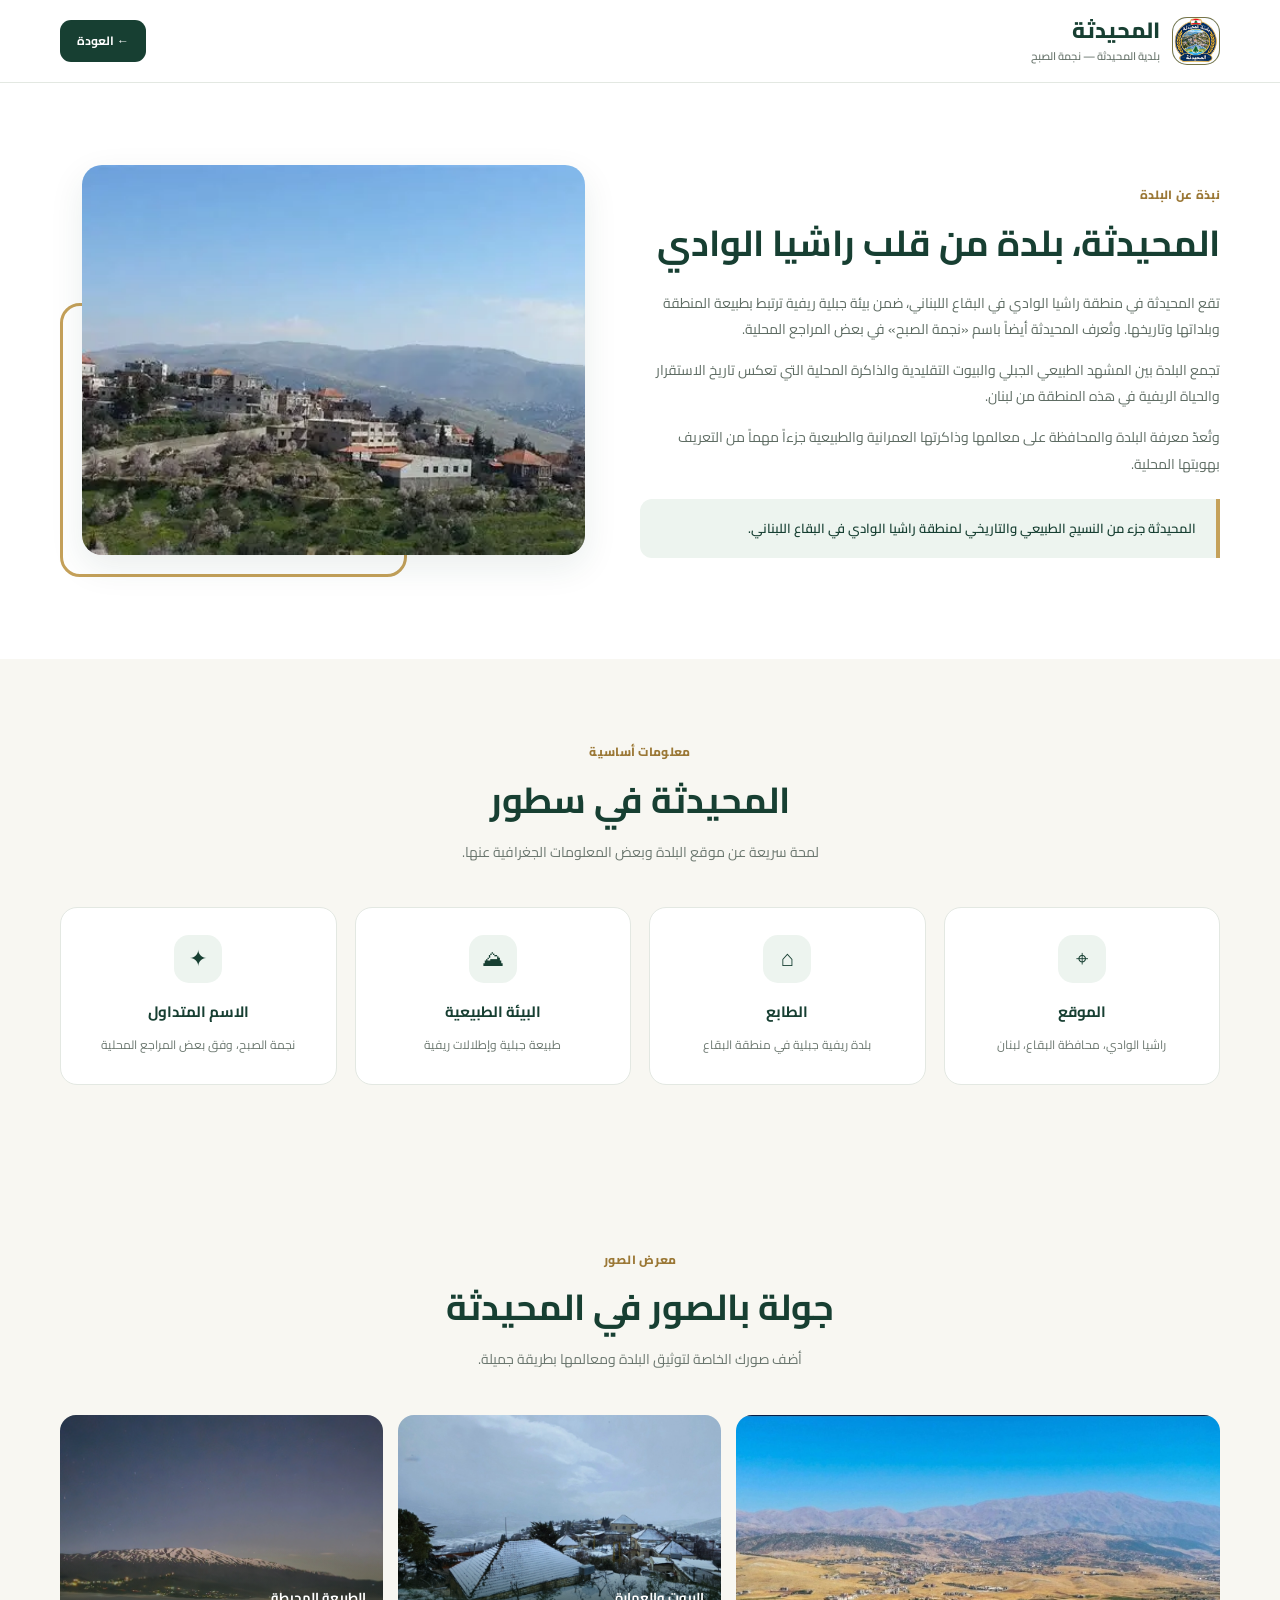
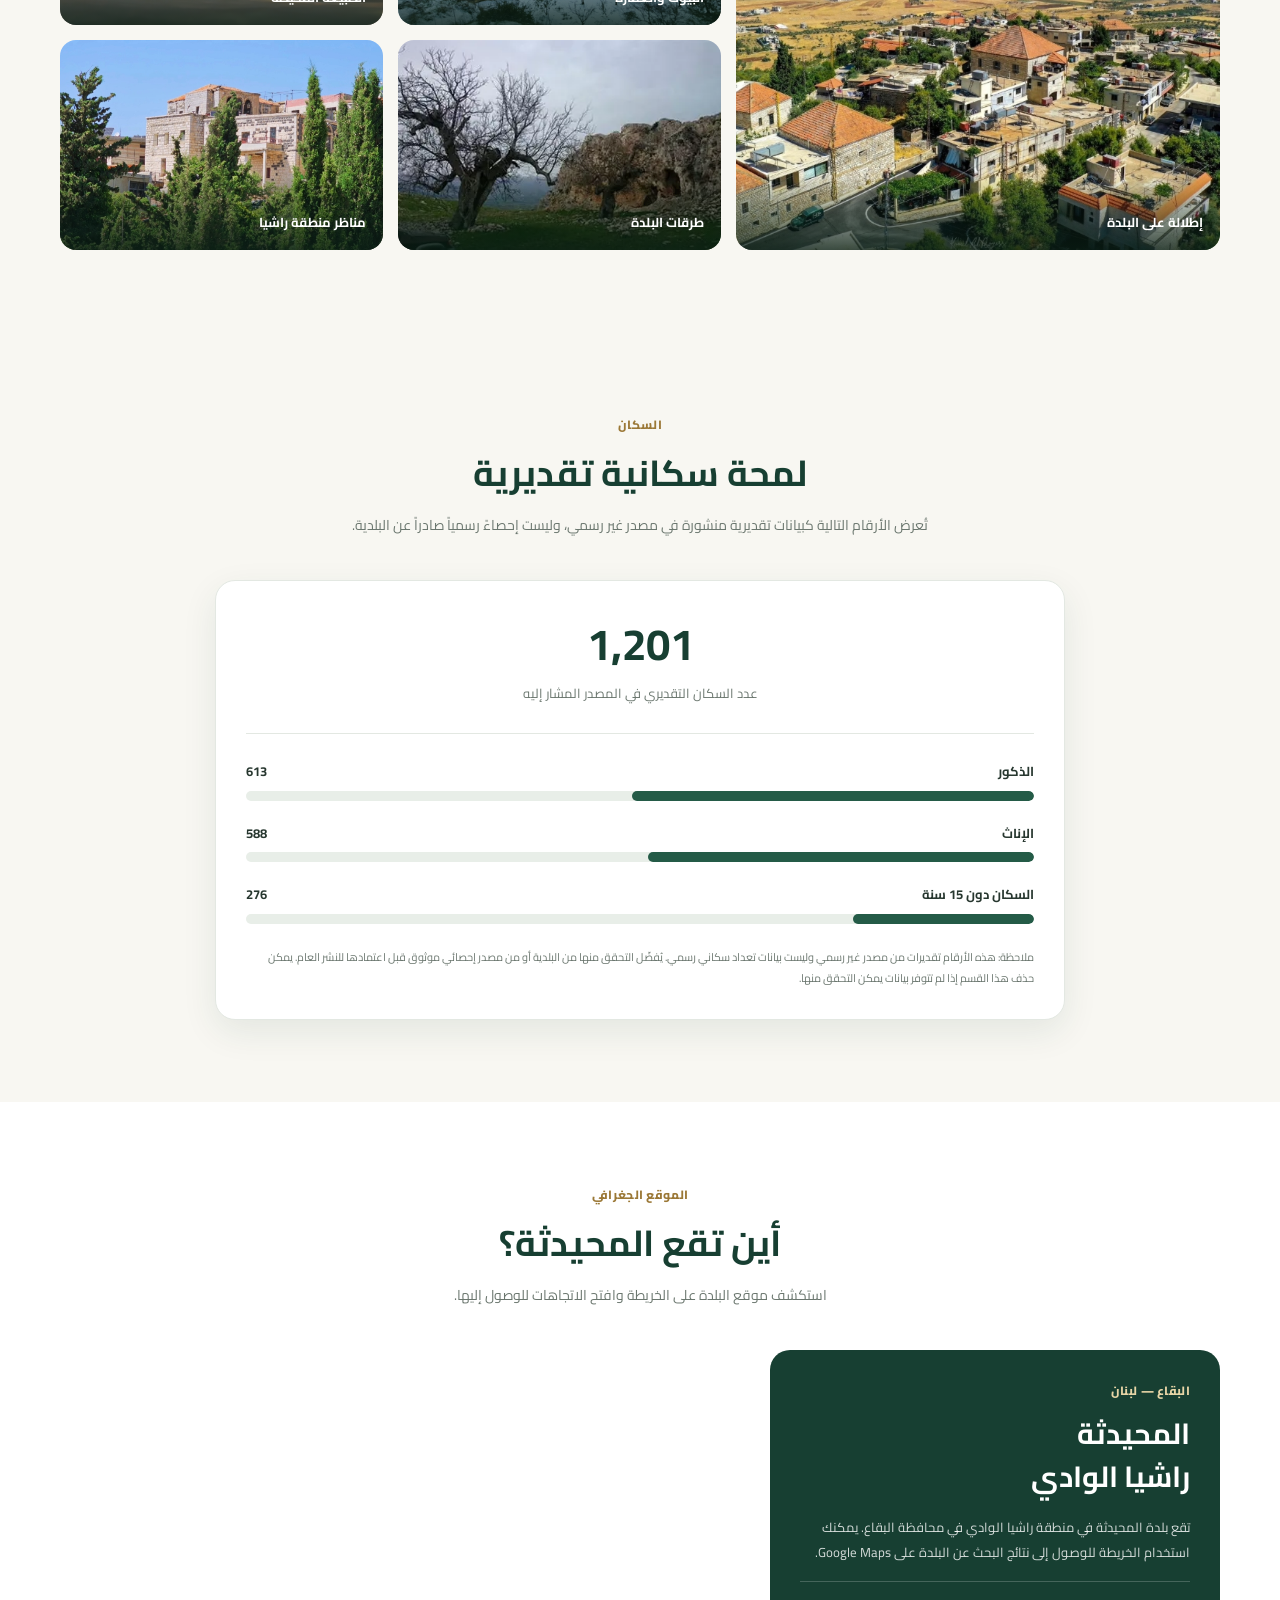
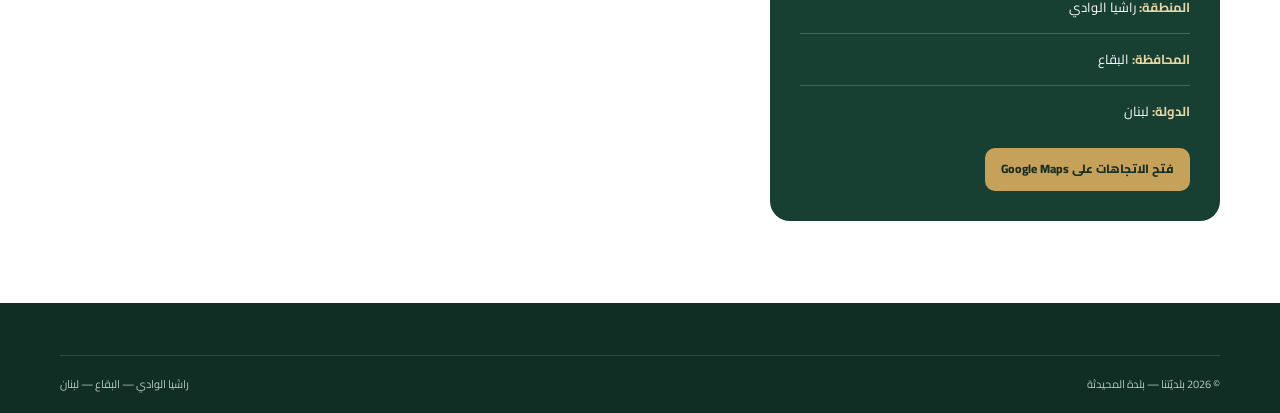
<file: municipality-portal/about.html>
<!DOCTYPE html>
<html lang="ar" dir="rtl">
<head>
  <meta charset="UTF-8">
  <meta name="viewport" content="width=device-width, initial-scale=1.0">
  <meta name="description" content="اكتشف بلدة المحيدثة في راشيا الوادي، البقاع، لبنان، وطبيعتها وتراثها وموقعها الجغرافي.">
  <meta name="theme-color" content="#173f32">

  <title>عن بلدة المحيدثة | بلديّتنا</title>

  <link rel="preconnect" href="https://fonts.googleapis.com">
  <link rel="preconnect" href="https://fonts.gstatic.com" crossorigin>
  <link href="https://fonts.googleapis.com/css2?family=Cairo:wght@400;500;600;700;800&display=swap" rel="stylesheet">

  <style>
    :root {
      --green: #173f32;
      --green-light: #245b47;
      --green-pale: #edf4ef;
      --gold: #c5a15a;
      --gold-light: #e7d5a6;
      --cream: #f8f7f2;
      --white: #ffffff;
      --text: #27372f;
      --muted: #6b776f;
      --border: #e3e8e2;
      --shadow: 0 12px 35px rgba(23, 63, 50, 0.09);
      --radius: 20px;
    }

    * {
      box-sizing: border-box;
      margin: 0;
      padding: 0;
    }

    html {
      scroll-behavior: smooth;
      scroll-padding-top: 90px;
    }

    body {
      font-family: "Cairo", sans-serif;
      background: var(--white);
      color: var(--text);
      line-height: 1.9;
    }

    a {
      color: inherit;
      text-decoration: none;
    }

    img {
      display: block;
      max-width: 100%;
    }

    button {
      font: inherit;
    }

    .container {
      width: min(1160px, calc(100% - 40px));
      margin-inline: auto;
    }

    /* Header */

    .site-header {
      position: sticky;
      top: 0;
      z-index: 1000;
      background: rgba(255, 255, 255, 0.97);
      border-bottom: 1px solid var(--border);
      backdrop-filter: blur(12px);
    }

    .header-inner {
      min-height: 82px;
      display: flex;
      align-items: center;
      justify-content: space-between;
      gap: 24px;
    }

    .brand {
      display: flex;
      align-items: center;
      gap: 12px;
      flex-shrink: 0;
    }

    .brand-mark {
      width: 48px;
      height: 48px;
      border-radius: 15px;
      display: grid;
      place-items: center;
      background: var(--green);
      color: var(--gold-light);
      font-size: 25px;
      border: 1px solid rgba(197, 161, 90, 0.55);
    }

    .brand-name {
      color: var(--green);
      font-size: 22px;
      font-weight: 800;
      line-height: 1.4;
    }

    .brand-subtitle {
      color: var(--muted);
      font-size: 11px;
      font-weight: 600;
    }

    .header-action {
      background: var(--green);
      color: var(--white);
      padding: 10px 17px;
      border-radius: 11px;
      font-size: 12px;
      font-weight: 700;
      white-space: nowrap;
      transition: background 0.2s;
    }

    .header-action:hover {
      background: var(--green-light);
    }

    .menu-toggle {
      display: none;
      background: var(--green);
      color: white;
      border: 0;
      border-radius: 10px;
      padding: 8px 13px;
      cursor: pointer;
    }

    /* Hero */

    /* Shared sections */

    .section {
      padding-block: 82px;
    }

    .section-soft {
      background: var(--cream);
    }

    .section-heading {
      max-width: 730px;
      margin: 0 auto 42px;
      text-align: center;
    }

    .section-kicker {
      color: #9b7836;
      font-size: 12px;
      font-weight: 800;
      letter-spacing: 0.3px;
      margin-bottom: 9px;
    }

    .section-heading h2 {
      color: var(--green);
      font-size: clamp(25px, 3.5vw, 36px);
      line-height: 1.5;
      margin-bottom: 12px;
    }

    .section-heading p {
      color: var(--muted);
      font-size: 14px;
    }

    /* Introduction */

    .intro-grid {
      display: grid;
      grid-template-columns: 1.05fr 0.95fr;
      align-items: center;
      gap: 55px;
    }

    .intro-copy h2 {
      font-size: clamp(27px, 3vw, 36px);
      color: var(--green);
      line-height: 1.55;
      margin-bottom: 18px;
    }

    .intro-copy p {
      font-size: 14px;
      color: #5e6c63;
      margin-bottom: 14px;
    }

    .intro-note {
      margin-top: 22px;
      padding: 17px 20px;
      border-right: 4px solid var(--gold);
      background: var(--green-pale);
      border-radius: 12px 0 0 12px;
      color: var(--green);
      font-size: 13px;
      font-weight: 600;
    }

    .intro-image-wrap {
      position: relative;
      padding: 0 0 22px 22px;
    }

    .intro-image-wrap::after {
      content: "";
      position: absolute;
      left: 0;
      bottom: 0;
      width: 65%;
      height: 65%;
      border: 3px solid var(--gold);
      border-radius: var(--radius);
      z-index: 0;
    }

    .intro-image {
      position: relative;
      z-index: 1;
      width: 100%;
      height: 390px;
      object-fit: cover;
      border-radius: var(--radius);
      box-shadow: var(--shadow);
    }

    /* Facts */

    .facts-grid {
      display: grid;
      grid-template-columns: repeat(4, minmax(0, 1fr));
      gap: 18px;
    }

    .fact-card {
      padding: 27px 18px;
      text-align: center;
      background: var(--white);
      border: 1px solid var(--border);
      border-radius: 17px;
      transition: transform 0.2s, box-shadow 0.2s;
    }

    .fact-card:hover {
      transform: translateY(-4px);
      box-shadow: var(--shadow);
    }

    .fact-icon {
      width: 48px;
      height: 48px;
      margin: 0 auto 15px;
      display: grid;
      place-items: center;
      border-radius: 15px;
      background: var(--green-pale);
      color: var(--green);
      font-size: 22px;
    }

    .fact-card h3 {
      color: var(--green);
      font-size: 15px;
      margin-bottom: 7px;
    }

    .fact-card p {
      color: var(--muted);
      font-size: 12px;
    }

    

    .gallery-grid {
      display: grid;
      grid-template-columns: 1.2fr 0.8fr 0.8fr;
      grid-template-rows: 210px 210px;
      gap: 15px;
    }

    .gallery-item {
      position: relative;
      overflow: hidden;
      border-radius: 16px;
      background: #e8eee8;
    }

    .gallery-item:first-child {
      grid-row: span 2;
    }

    .gallery-item img {
      width: 100%;
      height: 100%;
      object-fit: cover;
      transition: transform 0.45s;
    }

    .gallery-item:hover img {
      transform: scale(1.05);
    }

    .gallery-caption {
      position: absolute;
      bottom: 0;
      right: 0;
      left: 0;
      padding: 35px 17px 15px;
      color: white;
      font-size: 13px;
      font-weight: 700;
      background: linear-gradient(transparent, rgba(10, 30, 21, 0.8));
    }

   
    /* Population */

    .population-panel {
      max-width: 850px;
      margin-inline: auto;
      padding: 30px;
      background: var(--white);
      border: 1px solid var(--border);
      border-radius: var(--radius);
      box-shadow: var(--shadow);
    }

    .population-total {
      text-align: center;
      padding-bottom: 25px;
      border-bottom: 1px solid var(--border);
      margin-bottom: 25px;
    }

    .population-total strong {
      display: block;
      color: var(--green);
      font-size: 44px;
      line-height: 1.5;
    }

    .population-total span {
      color: var(--muted);
      font-size: 13px;
    }

    .population-bars {
      display: grid;
      gap: 20px;
    }

    .population-row {
      display: grid;
      gap: 7px;
    }

    .population-label {
      display: flex;
      justify-content: space-between;
      gap: 15px;
      font-size: 13px;
      font-weight: 700;
      color: var(--text);
    }

    .bar-track {
      width: 100%;
      height: 10px;
      background: #e8eee8;
      border-radius: 20px;
      overflow: hidden;
    }

    .bar-fill {
      height: 100%;
      background: var(--green-light);
      border-radius: 20px;
    }

    .population-note {
      margin-top: 23px;
      color: var(--muted);
      font-size: 11px;
      line-height: 1.9;
    }

    /* Map */

    .map-section-grid {
      display: grid;
      grid-template-columns: 0.8fr 1.2fr;
      align-items: stretch;
      gap: 35px;
    }

    .map-info {
      padding: 30px;
      background: var(--green);
      color: var(--white);
      border-radius: var(--radius);
      display: flex;
      flex-direction: column;
      justify-content: center;
    }

    .map-info .section-kicker {
      color: var(--gold-light);
    }

    .map-info h2 {
      font-size: 29px;
      line-height: 1.5;
      margin-bottom: 16px;
    }

    .map-info p {
      color: rgba(255, 255, 255, 0.82);
      font-size: 13px;
      margin-bottom: 17px;
    }

    .map-detail {
      padding-block: 13px;
      border-top: 1px solid rgba(255, 255, 255, 0.2);
      font-size: 13px;
    }

    .map-detail strong {
      color: var(--gold-light);
    }

    .map-frame {
      min-height: 390px;
      border: 0;
      width: 100%;
      height: 100%;
      border-radius: var(--radius);
      background: #e8eee8;
      box-shadow: var(--shadow);
    }

    .map-link {
      display: inline-flex;
      align-self: flex-start;
      margin-top: 12px;
      padding: 10px 16px;
      border-radius: 10px;
      background: var(--gold);
      color: #192e23;
      font-size: 12px;
      font-weight: 800;
    }

    /* Footer */

    .site-footer {
      background: #102e24;
      color: var(--white);
      padding-top: 52px;
    }

    .footer-grid {
      display: grid;
      grid-template-columns: 1.3fr 0.8fr 0.9fr;
      gap: 45px;
      padding-bottom: 40px;
    }

    .footer-brand .brand-name {
      color: var(--white);
    }

    .footer-brand .brand-subtitle {
      color: #c7d4cc;
    }

    .footer-description {
      color: #c7d4cc;
      font-size: 13px;
      margin-top: 18px;
      max-width: 380px;
    }

    .footer-column h3 {
      color: var(--gold-light);
      font-size: 15px;
      margin-bottom: 15px;
    }

    .footer-links {
      list-style: none;
      display: grid;
      gap: 9px;
    }

    .footer-links a {
      color: #d0dbd4;
      font-size: 12px;
      transition: color 0.2s;
    }

    .footer-links a:hover {
      color: var(--gold-light);
    }

    .footer-bottom {
      border-top: 1px solid rgba(255, 255, 255, 0.13);
      padding-block: 18px;
      display: flex;
      justify-content: space-between;
      gap: 12px;
      color: #b9c9bf;
      font-size: 11px;
    }

    /* Responsive */

    @media (max-width: 1000px) {
   

      .intro-grid {
        gap: 35px;
      }

      .facts-grid {
        grid-template-columns: repeat(2, minmax(0, 1fr));
      }


      .map-section-grid {
        grid-template-columns: 1fr 1.2fr;
      }
    }

    @media (max-width: 720px) {
      .container {
        width: min(100% - 28px, 560px);
      }

      .header-inner {
        min-height: 72px;
      }

     

      .section-heading {
        margin-bottom: 30px;
      }

      .intro-grid,
      
      .map-section-grid {
        grid-template-columns: 1fr;
      }

      .intro-image-wrap {
        padding-left: 12px;
      }

      .intro-image {
        height: 300px;
      }

      .facts-grid {
        gap: 12px;
      }

      .fact-card {
        padding: 20px 12px;
      }

   

      .gallery-grid {
        grid-template-columns: repeat(2, minmax(0, 1fr));
        grid-template-rows: 200px 160px 160px;
        gap: 10px;
      }

      .gallery-item:first-child {
        grid-column: span 2;
        grid-row: auto;
      }


      .population-panel {
        padding: 22px 17px;
      }

      .population-total strong {
        font-size: 36px;
      }

      .map-info {
        padding: 25px;
      }

      .map-frame {
        min-height: 330px;
      }

      .footer-grid {
        grid-template-columns: 1fr;
        gap: 30px;
      }

      .footer-bottom {
        flex-direction: column;
        text-align: center;
      }
    }

    @media (prefers-reduced-motion: reduce) {
      html {
        scroll-behavior: auto;
      }

      *,
      *::before,
      *::after {
        transition-duration: 0.01ms !important;
      }
    }
  </style>
</head>

<body>

  <!-- Header -->
<header class="site-header">
  <div class="container header-inner">

    <a class="brand" href="index.html" aria-label="العودة إلى الصفحة الرئيسية">
      <img src="logo.jpeg" class="brand-mark" aria-hidden="true"></img>
      <div>
        <div class="brand-name">المحيدثة</div>
        <div class="brand-subtitle">بلدية المحيدثة — نجمة الصبح</div>
      </div>
    </a>

    <a class="header-action" href="index.html">
      ← العودة
    </a>

  </div>
</header>

  <main>

   

    <!-- Introduction -->
    <section class="section" id="about-town">
      <div class="container intro-grid">

        <div class="intro-copy">
          <div class="section-kicker">نبذة عن البلدة</div>

          <h2>المحيدثة، بلدة من قلب راشيا الوادي</h2>

          <p>
            تقع المحيدثة في منطقة راشيا الوادي في البقاع اللبناني،
            ضمن بيئة جبلية ريفية ترتبط بطبيعة المنطقة وبلداتها وتاريخها.
            وتُعرف المحيدثة أيضاً باسم «نجمة الصبح» في بعض المراجع المحلية.
          </p>

          <p>
            تجمع البلدة بين المشهد الطبيعي الجبلي والبيوت التقليدية
            والذاكرة المحلية التي تعكس تاريخ الاستقرار والحياة الريفية
            في هذه المنطقة من لبنان.
          </p>

          <p>
            وتُعدّ معرفة البلدة والمحافظة على معالمها وذاكرتها العمرانية
            والطبيعية جزءاً مهماً من التعريف بهويتها المحلية.
          </p>

          <div class="intro-note">
            المحيدثة جزء من النسيج الطبيعي والتاريخي لمنطقة راشيا الوادي
            في البقاع اللبناني.
          </div>
        </div>

        <div class="intro-image-wrap">
          <!-- ضع صورة حقيقية للبلدة هنا -->
          <img
            class="intro-image"
            src="mhaite.webp"
            alt="بيوت وطرقات بلدة المحيدثة"
            loading="lazy"
            onerror="this.style.background='#e8eee8'">
        </div>

      </div>
    </section>

    <!-- Quick facts -->
    <section class="section section-soft">
      <div class="container">

        <div class="section-heading">
          <div class="section-kicker">معلومات أساسية</div>
          <h2>المحيدثة في سطور</h2>
          <p>لمحة سريعة عن موقع البلدة وبعض المعلومات الجغرافية عنها.</p>
        </div>

        <div class="facts-grid">

          <article class="fact-card">
            <div class="fact-icon" aria-hidden="true">⌖</div>
            <h3>الموقع</h3>
            <p>راشيا الوادي، محافظة البقاع، لبنان</p>
          </article>

          <article class="fact-card">
            <div class="fact-icon" aria-hidden="true">⌂</div>
            <h3>الطابع</h3>
            <p>بلدة ريفية جبلية في منطقة البقاع</p>
          </article>

          <article class="fact-card">
            <div class="fact-icon" aria-hidden="true">⛰</div>
            <h3>البيئة الطبيعية</h3>
            <p>طبيعة جبلية وإطلالات ريفية</p>
          </article>

          <article class="fact-card">
            <div class="fact-icon" aria-hidden="true">✦</div>
            <h3>الاسم المتداول</h3>
            <p>نجمة الصبح، وفق بعض المراجع المحلية</p>
          </article>

        </div>
      </div>
    </section>

    <!-- Nature -->
   
    <!-- Gallery -->
    <section class="section section-soft" id="gallery">
      <div class="container">

        <div class="section-heading">
          <div class="section-kicker">معرض الصور</div>
          <h2>جولة بالصور في المحيدثة</h2>
          <p>أضف صورك الخاصة لتوثيق البلدة ومعالمها بطريقة جميلة.</p>
        </div>

        <div class="gallery-grid">

          <figure class="gallery-item">
            <img
              src="Screenshot_20-10-2026_201249_www.instagram.com.jpeg"
              alt="إطلالة عامة على المحيدثة"
              loading="lazy">
            <figcaption class="gallery-caption">إطلالة على البلدة</figcaption>
          </figure>

          <figure class="gallery-item">
            <img
              src="Screenshot_20-10-2026_201548_www.instagram.com.jpeg"
              alt="البيوت التقليدية في المحيدثة"
              loading="lazy">
            <figcaption class="gallery-caption">البيوت والعمارة</figcaption>
          </figure>

          <figure class="gallery-item">
            <img
              src="Screenshot_20-10-2026_201625_www.instagram.com.jpeg"
              alt="المساحات الطبيعية المحيطة بالبلدة"
              loading="lazy">
            <figcaption class="gallery-caption">الطبيعة المحيطة</figcaption>
          </figure>

          <figure class="gallery-item">
            <img
              src="OIP.webp"
              alt="طريق ريفي في المحيدثة"
              loading="lazy">
            <figcaption class="gallery-caption">طرقات البلدة</figcaption>
          </figure>

          <figure class="gallery-item">
            <img
              src="Screenshot_20-10-2026_201727_www.instagram.com.jpeg"
              alt="مشهد جبلي من منطقة راشيا"
              loading="lazy">
            <figcaption class="gallery-caption">مناظر منطقة راشيا</figcaption>
          </figure>

        </div>
      </div>
    </section>

    <!-- History and heritage -->
   

    <!-- Population -->
    <section class="section section-soft" id="population">
      <div class="container">

        <div class="section-heading">
          <div class="section-kicker">السكان</div>
          <h2>لمحة سكانية تقديرية</h2>
          <p>
            تُعرض الأرقام التالية كبيانات تقديرية منشورة في مصدر غير رسمي،
            وليست إحصاءً رسمياً صادراً عن البلدية.
          </p>
        </div>

        <div class="population-panel">

          <div class="population-total">
            <strong>1,201</strong>
            <span>عدد السكان التقديري في المصدر المشار إليه</span>
          </div>

          <div class="population-bars">

            <div class="population-row">
              <div class="population-label">
                <span>الذكور</span>
                <span>613</span>
              </div>
              <div class="bar-track">
                <div class="bar-fill" style="width:51%;"></div>
              </div>
            </div>

            <div class="population-row">
              <div class="population-label">
                <span>الإناث</span>
                <span>588</span>
              </div>
              <div class="bar-track">
                <div class="bar-fill" style="width:49%;"></div>
              </div>
            </div>

            <div class="population-row">
              <div class="population-label">
                <span>السكان دون 15 سنة</span>
                <span>276</span>
              </div>
              <div class="bar-track">
                <div class="bar-fill" style="width:23%;"></div>
              </div>
            </div>

          </div>

          <p class="population-note">
            ملاحظة: هذه الأرقام تقديرات من مصدر غير رسمي وليست بيانات
            تعداد سكاني رسمي. يُفضّل التحقق منها من البلدية أو من مصدر
            إحصائي موثوق قبل اعتمادها للنشر العام. يمكن حذف هذا القسم
            إذا لم تتوفر بيانات يمكن التحقق منها.
          </p>

        </div>
      </div>
    </section>

    <!-- Location and map -->
    <section class="section" id="location">
      <div class="container">

        <div class="section-heading">
          <div class="section-kicker">الموقع الجغرافي</div>
          <h2>أين تقع المحيدثة؟</h2>
          <p>استكشف موقع البلدة على الخريطة وافتح الاتجاهات للوصول إليها.</p>
        </div>

        <div class="map-section-grid">

          <div class="map-info">
            <div class="section-kicker">البقاع — لبنان</div>
            <h2>المحيدثة<br>راشيا الوادي</h2>

            <p>
              تقع بلدة المحيدثة في منطقة راشيا الوادي في محافظة البقاع.
              يمكنك استخدام الخريطة للوصول إلى نتائج البحث عن البلدة
              على Google Maps.
            </p>

            <div class="map-detail">
              <strong>المنطقة:</strong> راشيا الوادي
            </div>

            <div class="map-detail">
              <strong>المحافظة:</strong> البقاع
            </div>

            <div class="map-detail">
              <strong>الدولة:</strong> لبنان
            </div>

            <a
              class="map-link"
              href="https://maps.app.goo.gl/PYh5bHKLX71WGYo66"
              target="_blank"
              rel="noopener noreferrer">
              فتح الاتجاهات على Google Maps
            </a>
          </div>

          <!--
            هذه خريطة بحث مضمّنة وليست دبوساً مؤكداً على موقع البلدية.
            بعد التحقق من الموقع الدقيق، يمكن استبدال رابط src برابط
            Google Maps Embed الخاص بالموقع الصحيح.
          -->
          <iframe src="https://www.google.com/maps/embed?pb=!1m18!1m12!1m3!1d6649.916728456698!2d35.80631259536626!3d33.5544580844084!2m3!1f0!2f0!3f0!3m2!1i1024!2i768!4f13.1!3m3!1m2!1s0x151ed6622867ec27%3A0x5eabe575bf0eb6da!2sMhaydthe!5e0!3m2!1sen!2slb!4v1792515688135!5m2!1sen!2slb" width="600" height="450" style="border:0;" allowfullscreen="" loading="lazy" referrerpolicy="strict-origin-when-cross-origin"></iframe>

        </div>
      </div>
    </section>

  </main>

  <!-- Footer -->
  <!-- Footer -->
<footer class="site-footer">
  <div class="container">

    <div class="footer-bottom">
      <span>© <span id="currentYear"></span> بلديّتنا — بلدة المحيدثة</span>
      <span>راشيا الوادي — البقاع — لبنان</span>
    </div>

  </div>
</footer>

   <script>
  document.getElementById("currentYear").textContent =
    new Date().getFullYear();
</script>

</body>
</html>
</file>
